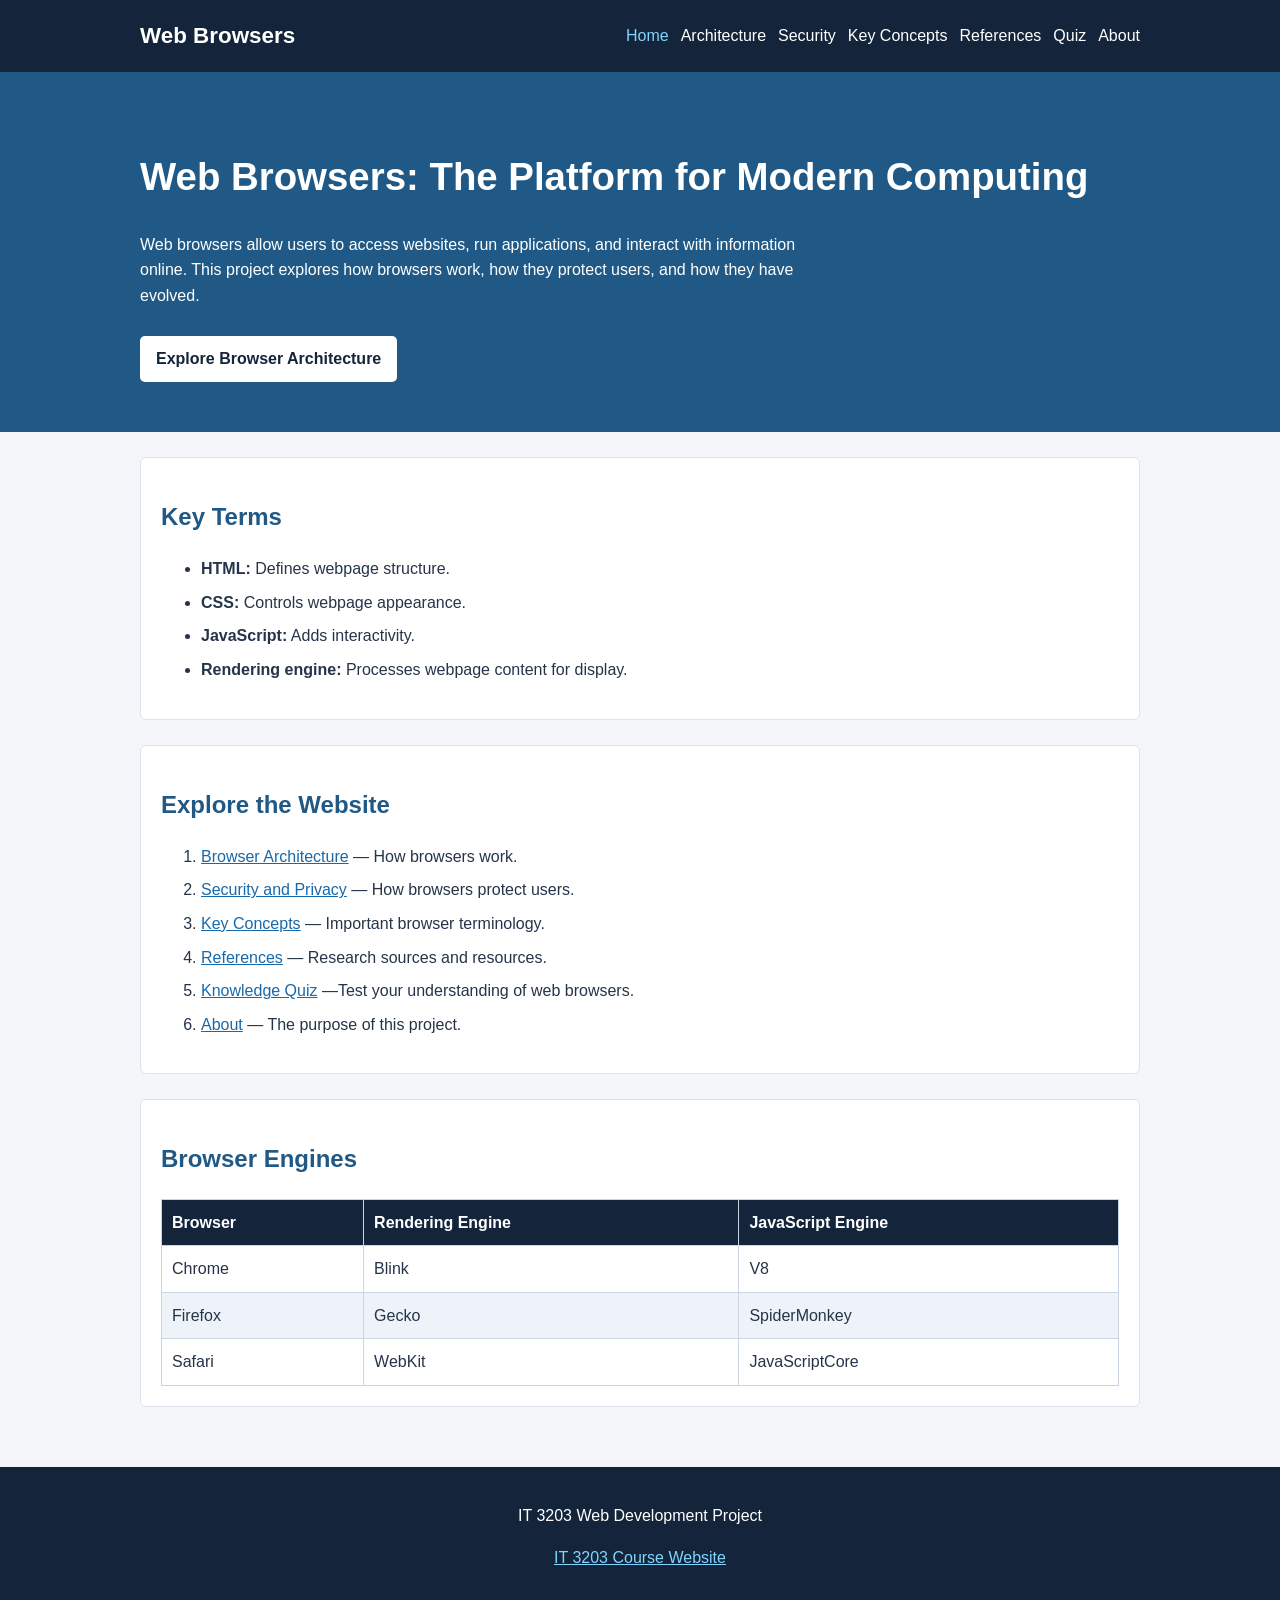
<file: index.html>
<!DOCTYPE html>
<html lang="en">
<head>
    <meta charset="UTF-8">
    <meta name="viewport" content="width=device-width, initial-scale=1.0">
    <title>Web Browsers | Home</title>
    <link rel="stylesheet" href="style.css">
</head>
<body>

    <header>
        <div class="container header-content">
            <a class="site-title" href="index.html">Web Browsers</a>

            <!-- Navigation links shared across all website pages. -->
            <nav>
                <a href="index.html" aria-current="page">Home</a>
                <a href="architecture.html">Architecture</a>
                <a href="security.html">Security</a>
                <a href="concepts.html">Key Concepts</a>
                <a href="references.html">References</a>
                <a href="quiz.html">Quiz</a>
                <a href="about.html">About</a>
            </nav>
        </div>
    </header>

    <!-- Homepage introduction, key terms, and website overview. -->
    <main>
        <section class="hero" id="introduction">
            <div class="container">
                <h1>Web Browsers: The Platform for Modern Computing</h1>

                <p>
                    Web browsers allow users to access websites, run
                    applications, and interact with information online.
                    This project explores how browsers work, how they
                    protect users, and how they have evolved.
                </p>

                <a class="button" href="architecture.html">
                    Explore Browser Architecture
                </a>
            </div>
        </section>

        <div class="container content">

            <section>
                <h2>Key Terms</h2>

                <ul>
                    <li><strong>HTML:</strong> Defines webpage structure.</li>
                    <li><strong>CSS:</strong> Controls webpage appearance.</li>
                    <li><strong>JavaScript:</strong> Adds interactivity.</li>
                    <li><strong>Rendering engine:</strong> Processes webpage content for display.</li>
                </ul>
            </section>

            <section>
                <h2>Explore the Website</h2>

                <ol>
                    <li><a href="architecture.html">Browser Architecture</a> — How browsers work.</li>
                    <li><a href="security.html">Security and Privacy</a> — How browsers protect users.</li>
                    <li><a href="concepts.html">Key Concepts</a> — Important browser terminology.</li>
                    <li><a href="references.html">References</a> — Research sources and resources.</li>
                    <li><a href="quiz.html">Knowledge Quiz</a> —Test your understanding of web browsers.</li>
                    <li><a href="about.html">About</a> — The purpose of this project.</li>
                </ol>
            </section>

            <section>
                <h2>Browser Engines</h2>

                <table>
                    <thead>
                        <tr>
                            <th>Browser</th>
                            <th>Rendering Engine</th>
                            <th>JavaScript Engine</th>
                        </tr>
                    </thead>
                    <tbody>
                        <tr>
                            <td>Chrome</td>
                            <td>Blink</td>
                            <td>V8</td>
                        </tr>
                        <tr>
                            <td>Firefox</td>
                            <td>Gecko</td>
                            <td>SpiderMonkey</td>
                        </tr>
                        <tr>
                            <td>Safari</td>
                            <td>WebKit</td>
                            <td>JavaScriptCore</td>
                        </tr>
                    </tbody>
                </table>
            </section>

        </div>
    </main>

    <footer>
        <p>IT 3203 Web Development Project</p>
        <p>
            <a href="https://ksuweb.github.io/IT3203/">IT 3203 Course Website</a>
        </p>
    </footer>

</body>
</html>
</file>
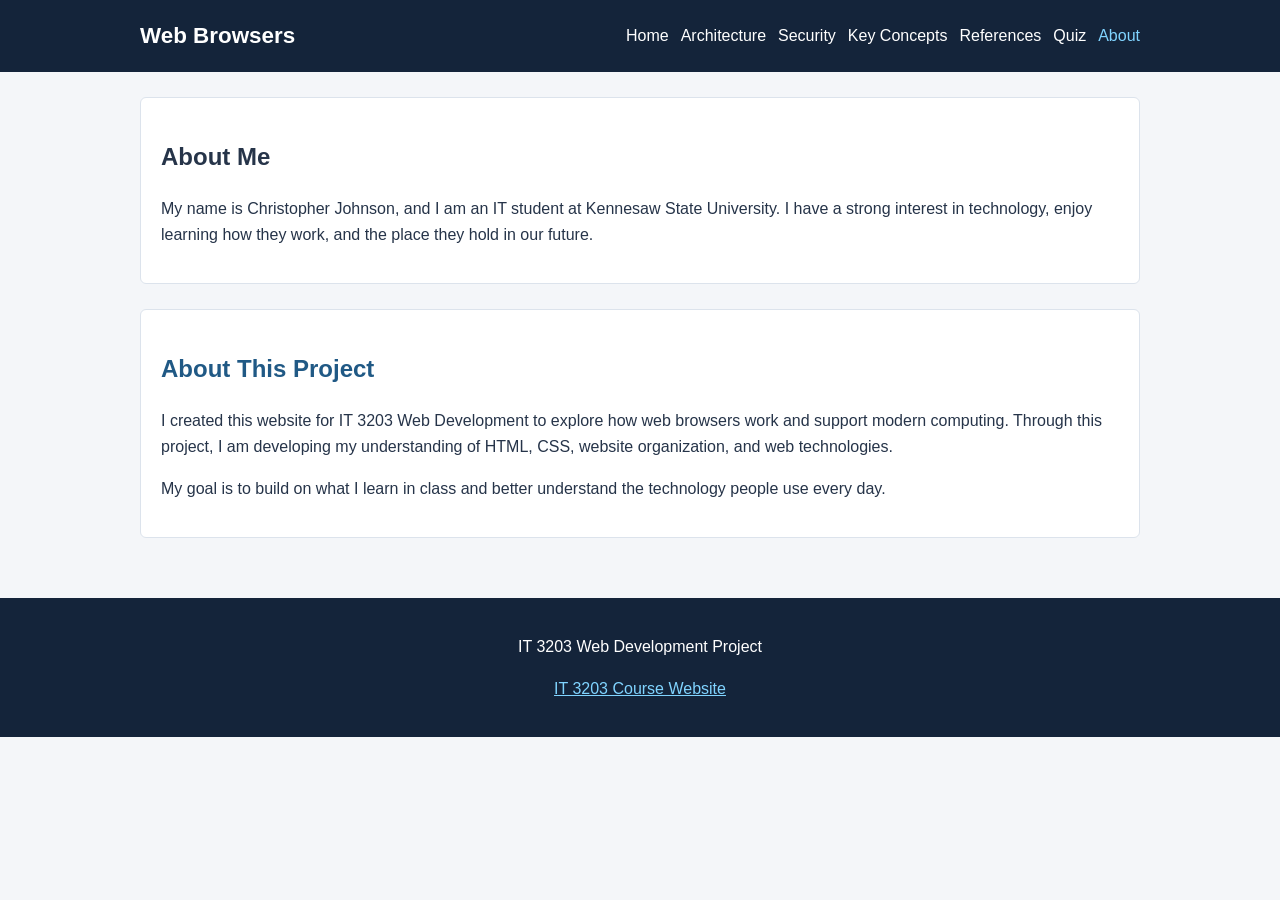
<file: about.html>
<!DOCTYPE html>
<html lang="en">
<head>
    <meta charset="UTF-8">
    <meta name="viewport" content="width=device-width, initial-scale=1.0">
    <title>About | Web Browsers</title>
    <link rel="stylesheet" href="style.css">
</head>
<body>

    <header>
        <div class="container header-content">
            <a class="site-title" href="index.html">Web Browsers</a>
            
            <!-- Navigation links shared across all website pages. -->
            <nav>
                <a href="index.html">Home</a>
                <a href="architecture.html">Architecture</a>
                <a href="security.html">Security</a>
                <a href="concepts.html">Key Concepts</a>
                <a href="references.html">References</a>
                <a href="quiz.html">Quiz</a>
                <a href="about.html" aria-current="page">About</a>
            </nav>
        </div>
    </header>
    
    <!-- Introduces the student and explains the project. -->
    <main class="container content">

        <!-- Introduces me and the purpose of the project. -->
        <section>
            <h1>About Me</h1>

            <p>
                My name is Christopher Johnson, and I am an IT
                student at Kennesaw State University.
                I have a strong interest in technology, enjoy learning
                how they work, and the place they hold in our future.
            </p>
        </section>
        <section>
            <h2>About This Project</h2>

            <p>
                I created this website for IT 3203 Web Development to
                explore how web browsers work and support modern
                computing. Through this project, I am developing my
                understanding of HTML, CSS, website organization,
                and web technologies.
            </p>

            <p>
                My goal is to build on what I learn in class and better
                understand the technology people use every day.
            </p>
        </section>

    </main>

    <footer>
        <p>IT 3203 Web Development Project</p>
        <p>
            <a href="https://ksuweb.github.io/IT3203/">
                IT 3203 Course Website
            </a>
        </p>
    </footer>

</body>
</html>
</file>
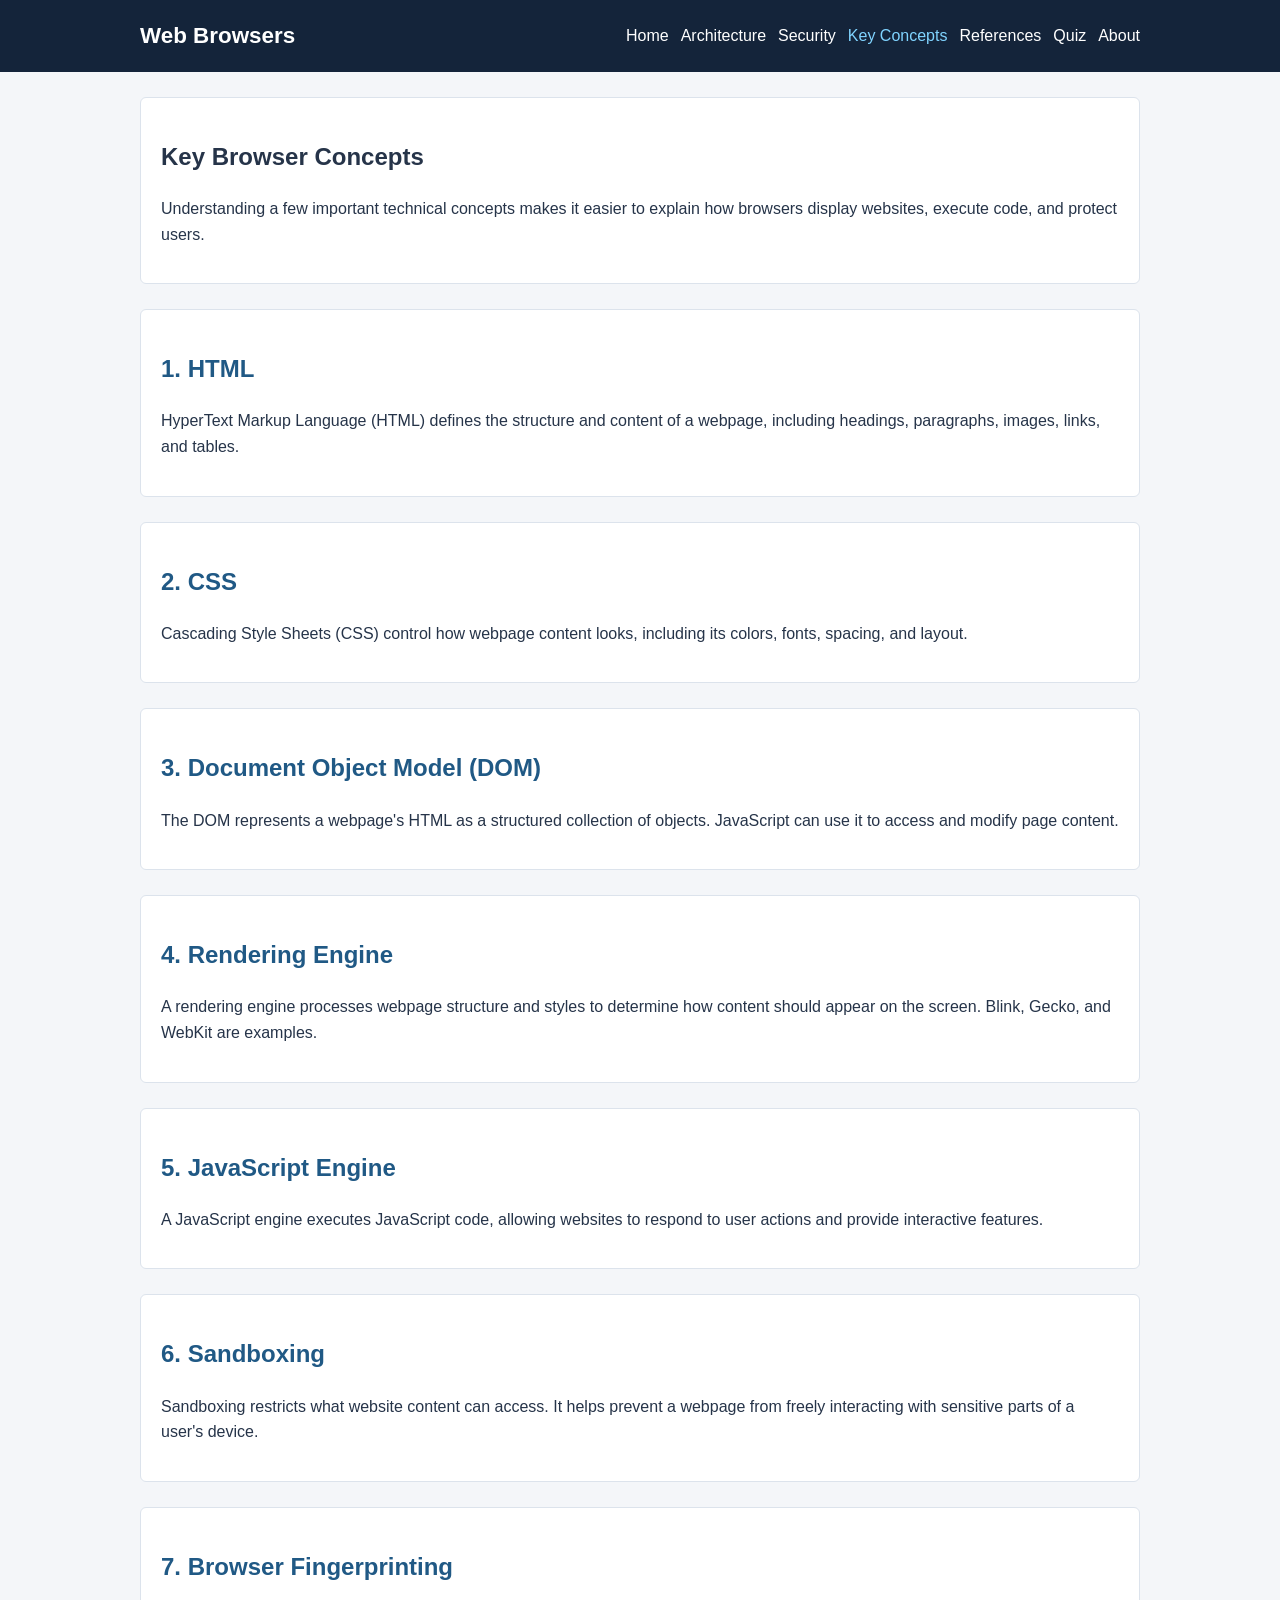
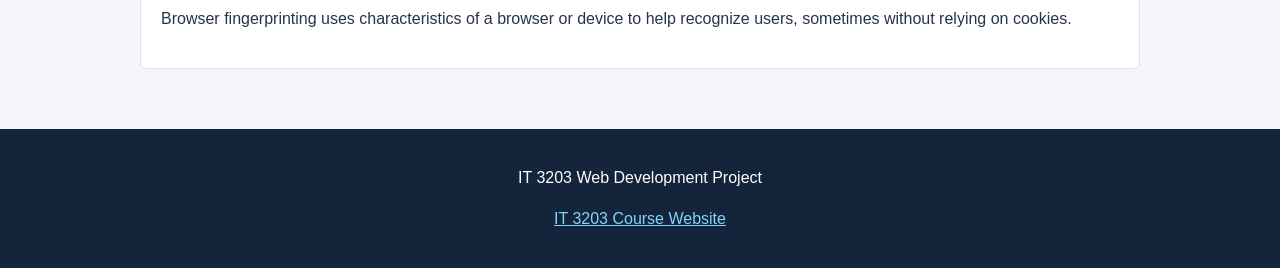
<file: concepts.html>
<!DOCTYPE html>
<html lang="en">
<head>
    <meta charset="UTF-8">
    <meta name="viewport" content="width=device-width, initial-scale=1.0">
    <title>Key Concepts | Web Browsers</title>
    <link rel="stylesheet" href="style.css">
</head>
<body>

    <header>
        <div class="container header-content">
            <a class="site-title" href="index.html">Web Browsers</a>

            <!-- Navigation links shared across all website pages. -->
            <nav>
                <a href="index.html">Home</a>
                <a href="architecture.html">Architecture</a>
                <a href="security.html">Security</a>
                <a href="concepts.html" aria-current="page">Key Concepts</a>
                <a href="references.html">References</a>
                <a href="quiz.html">Quiz</a>
                <a href="about.html">About</a>
            </nav>
        </div>
    </header>

    <!-- Defines important terms used throughout the website. -->
    <main class="container content">
        <section>
            <h1>Key Browser Concepts</h1>

            <p>
                Understanding a few important technical concepts makes
                it easier to explain how browsers display websites,
                execute code, and protect users.
            </p>
        </section>

        <section>
            <h2>1. HTML</h2>
            <p>
                HyperText Markup Language (HTML) defines the structure
                and content of a webpage, including headings, paragraphs,
                images, links, and tables.
            </p>
        </section>

        <section>
            <h2>2. CSS</h2>
            <p>
                Cascading Style Sheets (CSS) control how webpage content
                looks, including its colors, fonts, spacing, and layout.
            </p>
        </section>

        <section>
            <h2>3. Document Object Model (DOM)</h2>
            <p>
                The DOM represents a webpage's HTML as a structured
                collection of objects. JavaScript can use it to access
                and modify page content.
            </p>
        </section>

        <section>
            <h2>4. Rendering Engine</h2>
            <p>
                A rendering engine processes webpage structure and styles
                to determine how content should appear on the screen.
                Blink, Gecko, and WebKit are examples.
            </p>
        </section>

        <section>
            <h2>5. JavaScript Engine</h2>
            <p>
                A JavaScript engine executes JavaScript code, allowing
                websites to respond to user actions and provide
                interactive features.
            </p>
        </section>

        <section>
            <h2>6. Sandboxing</h2>
            <p>
                Sandboxing restricts what website content can access.
                It helps prevent a webpage from freely interacting
                with sensitive parts of a user's device.
            </p>
        </section>

        <section>
            <h2>7. Browser Fingerprinting</h2>
            <p>
                Browser fingerprinting uses characteristics of a browser
                or device to help recognize users, sometimes without
                relying on cookies.
            </p>
        </section>
    </main>

    <footer>
        <p>IT 3203 Web Development Project</p>
        <p>
            <a href="https://ksuweb.github.io/IT3203/">IT 3203 Course Website</a>
        </p>
    </footer>

</body>
</html>
</file>
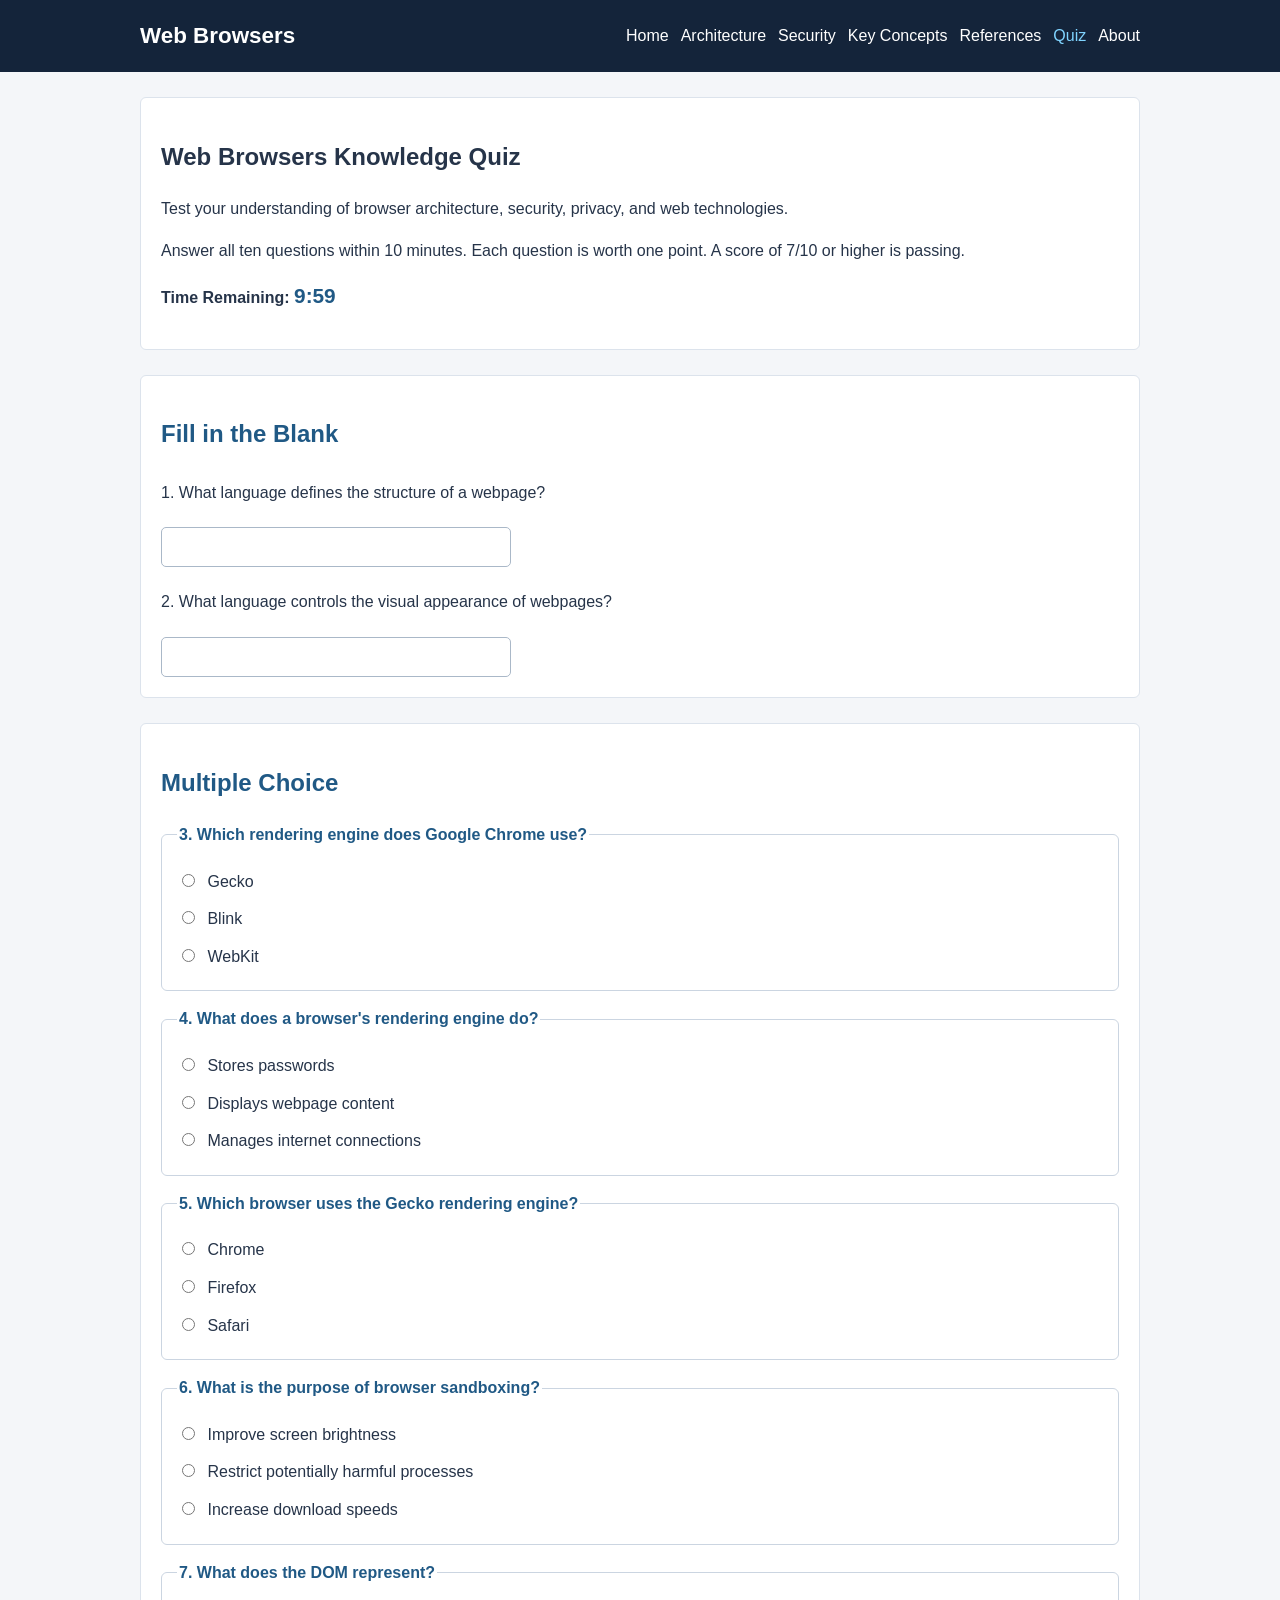
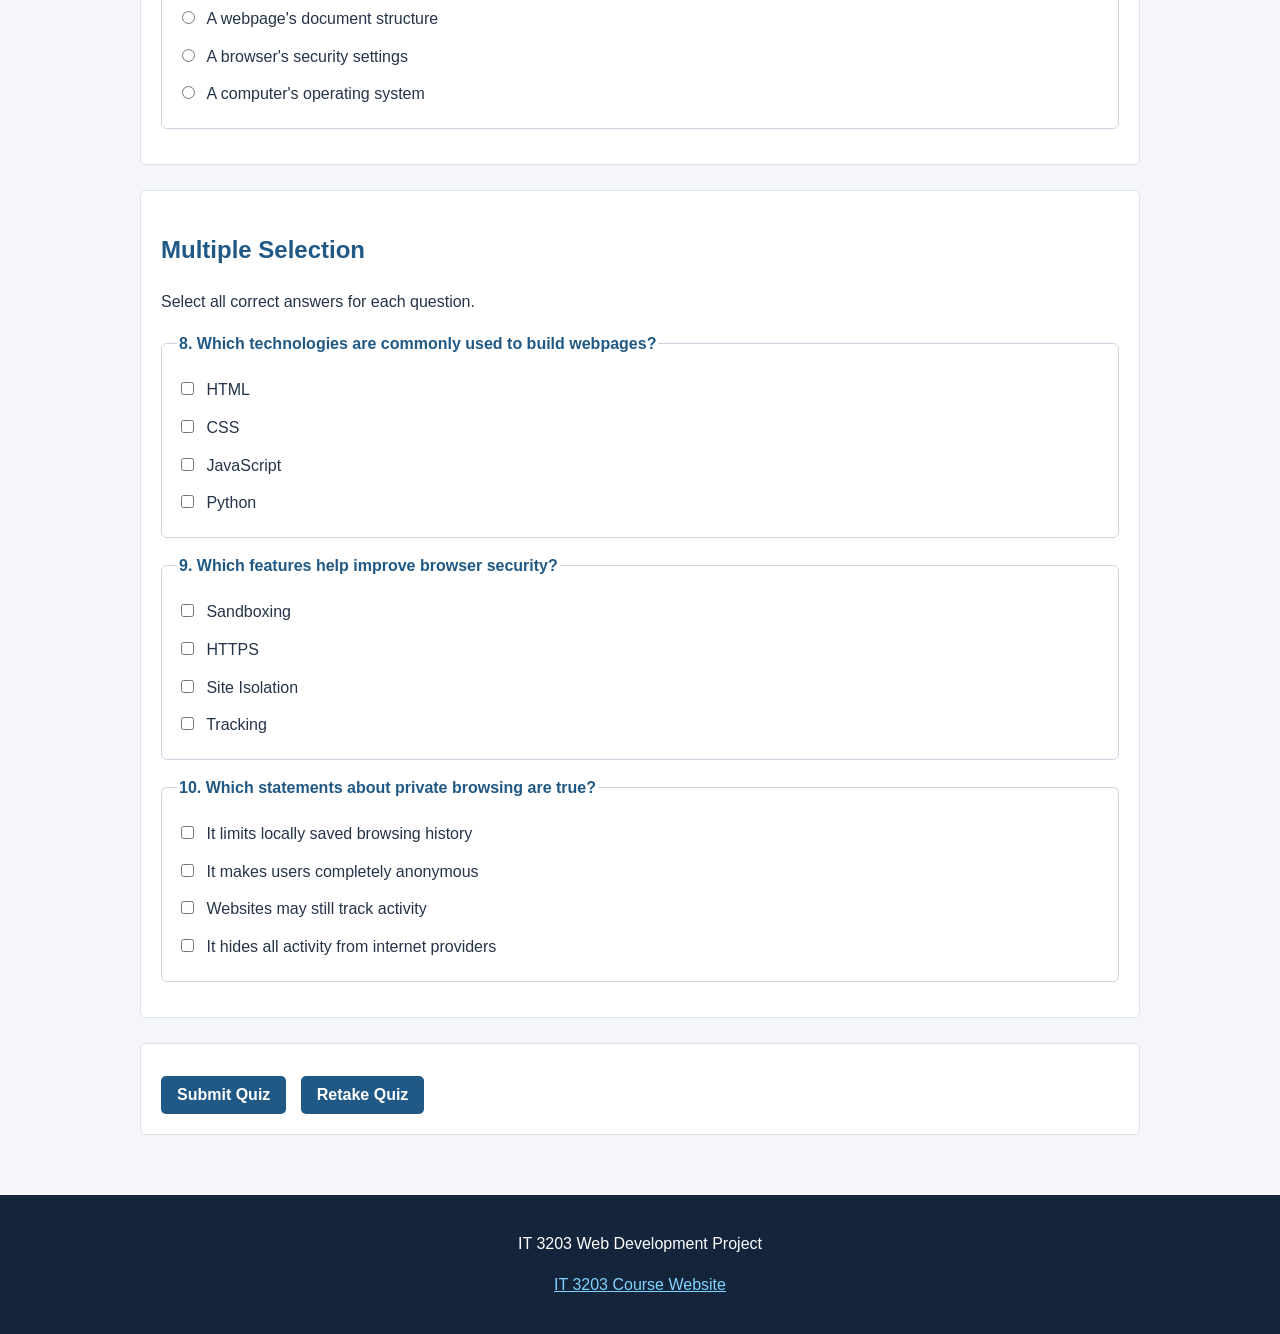
<file: quiz.html>
<!DOCTYPE html>
<html lang="en">
<head>
    <meta charset="UTF-8">
    <meta name="viewport" content="width=device-width, initial-scale=1.0">
    <title>Quiz | Web Browsers</title>
    <link rel="stylesheet" href="style.css">
    <script src="quiz.js" defer></script>
</head>
<body>

    <header>
        <div class="container header-content">
            <a class="site-title" href="index.html">Web Browsers</a>

            <!-- Main navigation menu -->
            <nav>
                <a href="index.html">Home</a>
                <a href="architecture.html">Architecture</a>
                <a href="security.html">Security</a>
                <a href="concepts.html">Key Concepts</a>
                <a href="references.html">References</a>
                <a href="quiz.html" aria-current="page">Quiz</a>
                <a href="about.html">About</a>
            </nav>
        </div>
    </header>

    <!-- Interactive quiz with questions, timer, and results. -->
    <main class="container content">

        <section>
            <h1>Web Browsers Knowledge Quiz</h1>

            <p>
                Test your understanding of browser architecture,
                security, privacy, and web technologies.
            </p>

            <p>
                Answer all ten questions within 10 minutes.
                Each question is worth one point.
                A score of 7/10 or higher is passing.
            </p>

            <p><strong>Time Remaining: <span id="timer">10:00</span></strong></p>
        </section>

        <!-- Quiz form containing ten questions -->
        <form id="quiz-form">

            <section>
                <h2>Fill in the Blank</h2>

                <p>
                    <label for="q1">1. What language defines the structure of a webpage?</label>
                </p>
                <input type="text" id="q1" name="q1">

                <p>
                    <label for="q2">2. What language controls the visual appearance of webpages?</label>
                </p>
                <input type="text" id="q2" name="q2">
            </section>

            <section>
                <h2>Multiple Choice</h2>

                <fieldset>
                    <legend>3. Which rendering engine does Google Chrome use?</legend>
                    <label><input type="radio" name="q3" value="Gecko"> Gecko</label><br>
                    <label><input type="radio" name="q3" value="Blink"> Blink</label><br>
                    <label><input type="radio" name="q3" value="WebKit"> WebKit</label>
                </fieldset>

                <fieldset>
                    <legend>4. What does a browser's rendering engine do?</legend>
                    <label><input type="radio" name="q4" value="a"> Stores passwords</label><br>
                    <label><input type="radio" name="q4" value="b"> Displays webpage content</label><br>
                    <label><input type="radio" name="q4" value="c"> Manages internet connections</label>
                </fieldset>

                <fieldset>
                    <legend>5. Which browser uses the Gecko rendering engine?</legend>
                    <label><input type="radio" name="q5" value="Chrome"> Chrome</label><br>
                    <label><input type="radio" name="q5" value="Firefox"> Firefox</label><br>
                    <label><input type="radio" name="q5" value="Safari"> Safari</label>
                </fieldset>

                <fieldset>
                    <legend>6. What is the purpose of browser sandboxing?</legend>
                    <label><input type="radio" name="q6" value="a"> Improve screen brightness</label><br>
                    <label><input type="radio" name="q6" value="b"> Restrict potentially harmful processes</label><br>
                    <label><input type="radio" name="q6" value="c"> Increase download speeds</label>
                </fieldset>

                <fieldset>
                    <legend>7. What does the DOM represent?</legend>
                    <label><input type="radio" name="q7" value="a"> A webpage's document structure</label><br>
                    <label><input type="radio" name="q7" value="b"> A browser's security settings</label><br>
                    <label><input type="radio" name="q7" value="c"> A computer's operating system</label>
                </fieldset>
            </section>

            <section>
                <h2>Multiple Selection</h2>
                <p>Select all correct answers for each question.</p>

                <fieldset>
                    <legend>8. Which technologies are commonly used to build webpages?</legend>
                    <label><input type="checkbox" name="q8" value="HTML"> HTML</label><br>
                    <label><input type="checkbox" name="q8" value="CSS"> CSS</label><br>
                    <label><input type="checkbox" name="q8" value="JavaScript"> JavaScript</label><br>
                    <label><input type="checkbox" name="q8" value="Python"> Python</label>
                </fieldset>

                <fieldset>
                    <legend>9. Which features help improve browser security?</legend>
                    <label><input type="checkbox" name="q9" value="Sandboxing"> Sandboxing</label><br>
                    <label><input type="checkbox" name="q9" value="HTTPS"> HTTPS</label><br>
                    <label><input type="checkbox" name="q9" value="Site Isolation"> Site Isolation</label><br>
                    <label><input type="checkbox" name="q9" value="Tracking"> Tracking</label>
                </fieldset>

                <fieldset>
                    <legend>10. Which statements about private browsing are true?</legend>
                    <label><input type="checkbox" name="q10" value="a"> It limits locally saved browsing history</label><br>
                    <label><input type="checkbox" name="q10" value="b"> It makes users completely anonymous</label><br>
                    <label><input type="checkbox" name="q10" value="c"> Websites may still track activity</label><br>
                    <label><input type="checkbox" name="q10" value="d"> It hides all activity from internet providers</label>
                </fieldset>
            </section>

            <!-- JavaScript will process these buttons and display results -->
            <section>
                <button type="submit" class="button">Submit Quiz</button>
                <button type="button" id="reset-quiz" class="button">Retake Quiz</button>
            </section>

        </form>

        <!-- Results appear here after submission -->
        <section id="quiz-results" hidden aria-live="polite"></section>

    </main>

    <footer>
        <p>IT 3203 Web Development Project</p>
        <p>
            <a href="https://ksuweb.github.io/IT3203/">
                IT 3203 Course Website
            </a>
        </p>
    </footer>

</body>
</html>
</file>
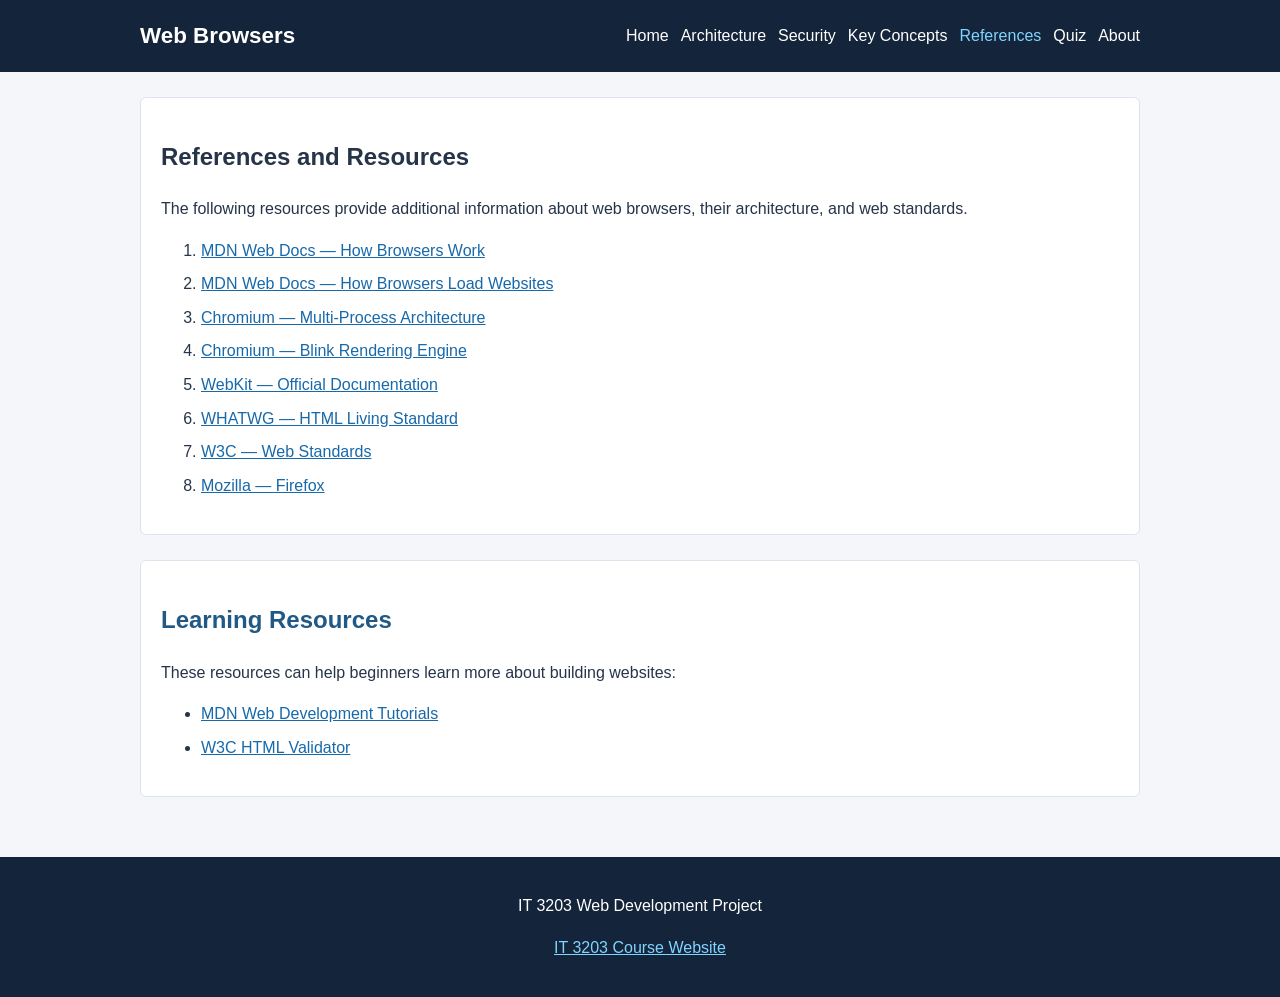
<file: references.html>
<!DOCTYPE html>

<html lang="en">
<head>
    <meta charset="UTF-8">
    <meta name="viewport" content="width=device-width, initial-scale=1.0">
    <title>References | Web Browsers</title>
    <link rel="stylesheet" href="style.css">
</head>
<body>

<header>
    <div class="container header-content">
        <a class="site-title" href="index.html">Web Browsers</a>
        
        <!-- Navigation links shared across all website pages. -->
        <nav>
            <a href="index.html">Home</a>
            <a href="architecture.html">Architecture</a>
            <a href="security.html">Security</a>
            <a href="concepts.html">Key Concepts</a>
            <a href="references.html" aria-current="page">References</a>
            <a href="quiz.html">Quiz</a>
            <a href="about.html">About</a>
        </nav>
    </div>
</header>

<!-- Lists research sources and additional learning resources. -->
<main class="container content">
    <!-- Research sources used for this project. -->
    <section>
        <h1>References and Resources</h1>
        <p>The following resources provide additional information about web browsers, their architecture, and web standards.</p>

        <ol>
            <li><a href="https://developer.mozilla.org/en-US/docs/Web/How_browsers_work" target="_blank" rel="noopener noreferrer">MDN Web Docs — How Browsers Work</a></li>
            <li><a href="https://developer.mozilla.org/en-US/docs/Web/Performance/How_browsers_work" target="_blank" rel="noopener noreferrer">MDN Web Docs — How Browsers Load Websites</a></li>
            <li><a href="https://www.chromium.org/developers/design-documents/multi-process-architecture/" target="_blank" rel="noopener noreferrer">Chromium — Multi-Process Architecture</a></li>
            <li><a href="https://www.chromium.org/blink/" target="_blank" rel="noopener noreferrer">Chromium — Blink Rendering Engine</a></li>
            <li><a href="https://webkit.org/" target="_blank" rel="noopener noreferrer">WebKit — Official Documentation</a></li>
            <li><a href="https://html.spec.whatwg.org/" target="_blank" rel="noopener noreferrer">WHATWG — HTML Living Standard</a></li>
            <li><a href="https://www.w3.org/standards/" target="_blank" rel="noopener noreferrer">W3C — Web Standards</a></li>
            <li><a href="https://www.mozilla.org/en-US/firefox/" target="_blank" rel="noopener noreferrer">Mozilla — Firefox</a></li>
        </ol>
    </section>

    <section>
        <h2>Learning Resources</h2>
        <p>These resources can help beginners learn more about building websites:</p>
        <ul>
            <li><a href="https://developer.mozilla.org/en-US/docs/Learn_web_development" target="_blank" rel="noopener noreferrer">MDN Web Development Tutorials</a></li>
            <li><a href="https://validator.w3.org/" target="_blank" rel="noopener noreferrer">W3C HTML Validator</a></li>
        </ul>
    </section>
</main>

<footer>
    <p>IT 3203 Web Development Project</p>
    <p><a href="https://ksuweb.github.io/IT3203/">IT 3203 Course Website</a></p>
</footer>

</body>
</html>
</file>
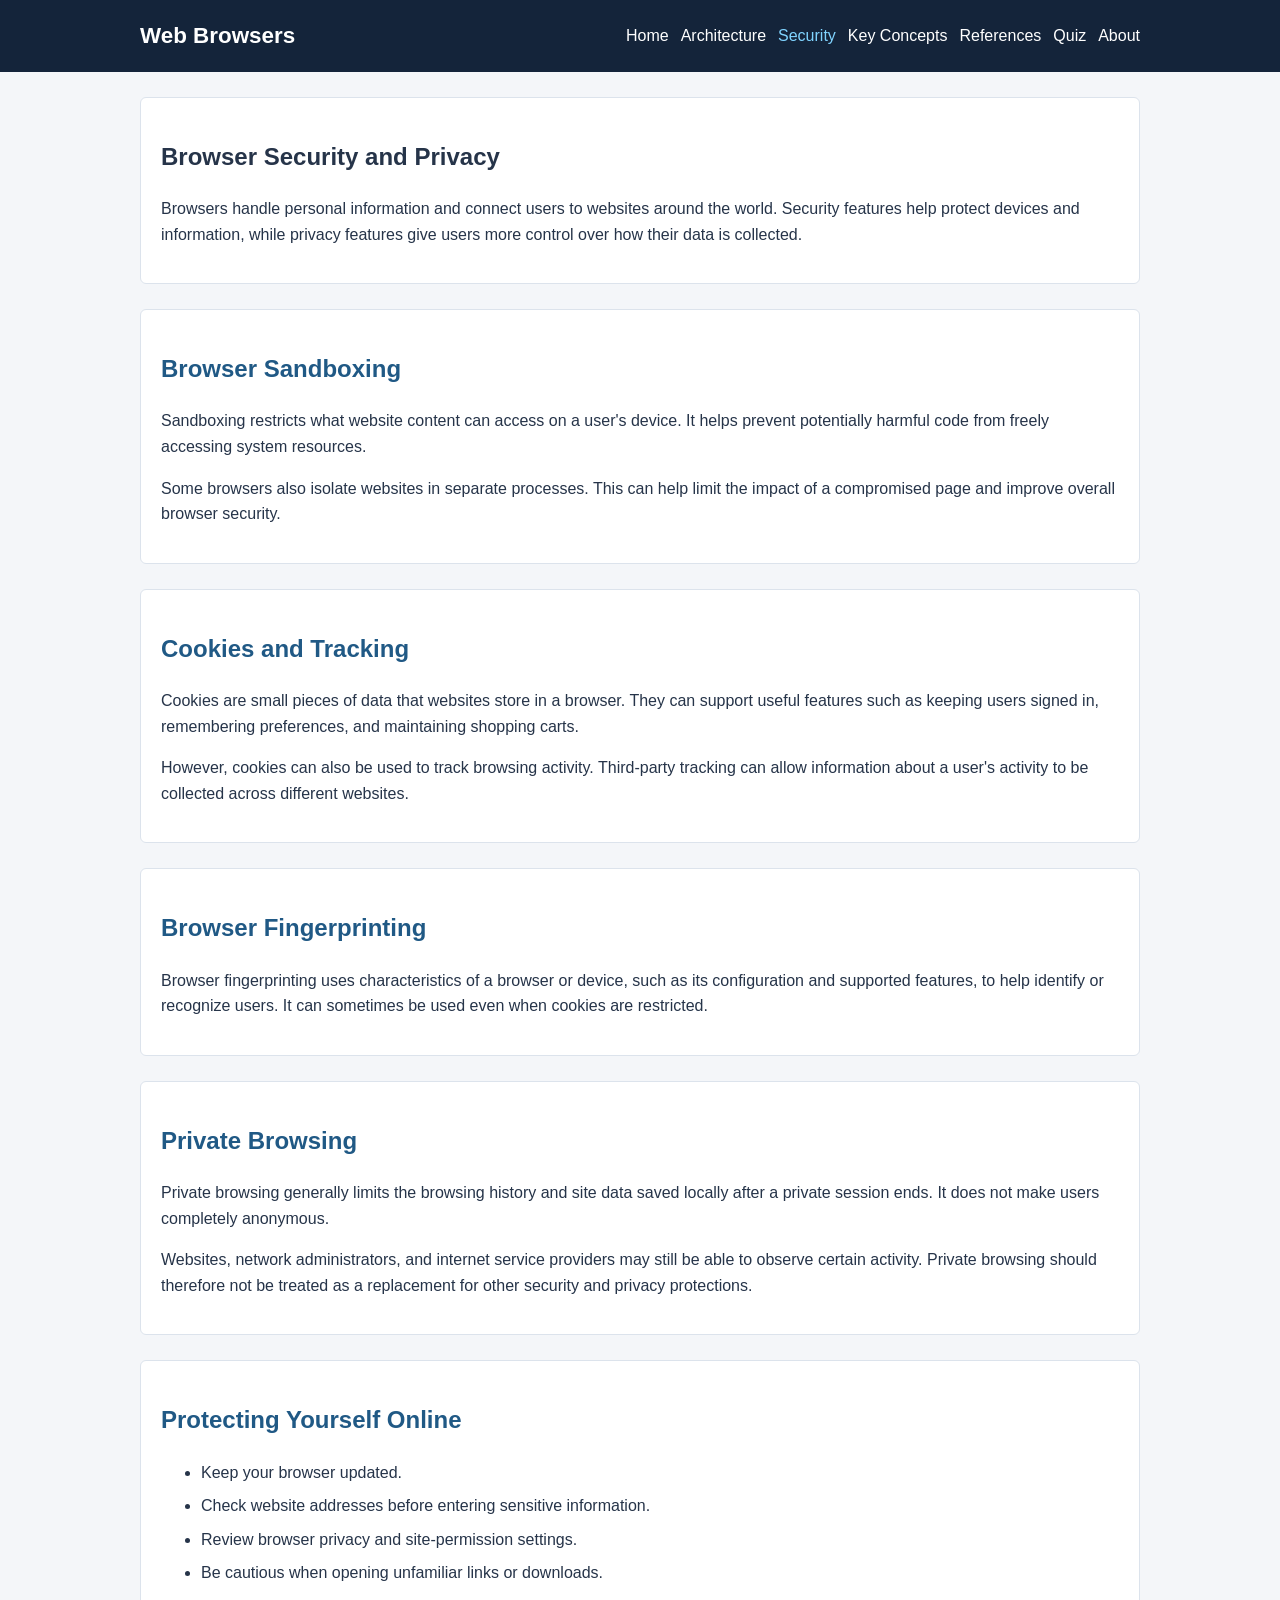
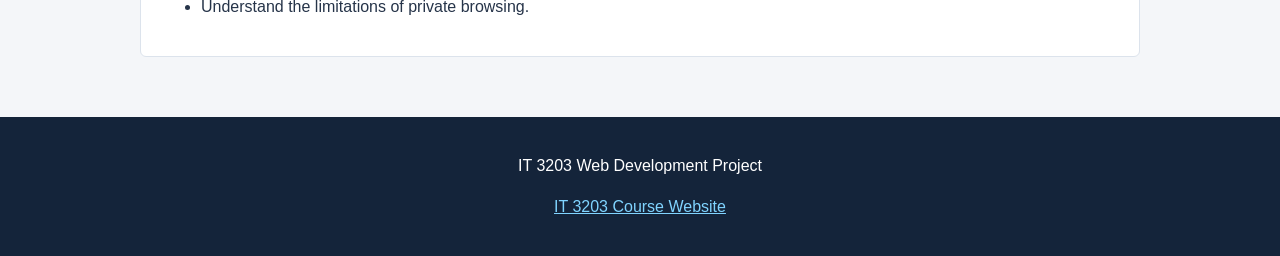
<file: security.html>
<!DOCTYPE html>
<html lang="en">
<head>
    <meta charset="UTF-8">
    <meta name="viewport" content="width=device-width, initial-scale=1.0">
    <title>Browser Security and Privacy</title>
    <link rel="stylesheet" href="style.css">
</head>
<body>

    <header>
        <div class="container header-content">
            <a class="site-title" href="index.html">Web Browsers</a>

            <!-- Navigation links shared across all website pages. -->
            <nav>
                <a href="index.html">Home</a>
                <a href="architecture.html">Architecture</a>
                <a href="security.html" aria-current="page">Security</a>
                <a href="concepts.html">Key Concepts</a>
                <a href="references.html">References</a>
                <a href="quiz.html">Quiz</a>
                <a href="about.html">About</a>
            </nav>
        </div>
    </header>

    <!-- Covers browser security features and privacy concerns. -->
    <main class="container content">
        <section>
            <h1>Browser Security and Privacy</h1>

            <p>
                Browsers handle personal information and connect users
                to websites around the world. Security features help
                protect devices and information, while privacy features
                give users more control over how their data is collected.
            </p>
        </section>

        <section>
            <h2>Browser Sandboxing</h2>

            <p>
                Sandboxing restricts what website content can access
                on a user's device. It helps prevent potentially harmful
                code from freely accessing system resources.
            </p>

            <p>
                Some browsers also isolate websites in separate processes.
                This can help limit the impact of a compromised page and
                improve overall browser security.
            </p>
        </section>

        <section>
            <h2>Cookies and Tracking</h2>

            <p>
                Cookies are small pieces of data that websites store
                in a browser. They can support useful features such as
                keeping users signed in, remembering preferences, and
                maintaining shopping carts.
            </p>

            <p>
                However, cookies can also be used to track browsing
                activity. Third-party tracking can allow information
                about a user's activity to be collected across different
                websites.
            </p>
        </section>

        <section>
            <h2>Browser Fingerprinting</h2>

            <p>
                Browser fingerprinting uses characteristics of a browser
                or device, such as its configuration and supported
                features, to help identify or recognize users.
                It can sometimes be used even when cookies are restricted.
            </p>
        </section>

        <section>
            <h2>Private Browsing</h2>

            <p>
                Private browsing generally limits the browsing history
                and site data saved locally after a private session ends.
                It does not make users completely anonymous.
            </p>

            <p>
                Websites, network administrators, and internet service
                providers may still be able to observe certain activity.
                Private browsing should therefore not be treated as a
                replacement for other security and privacy protections.
            </p>
        </section>

        <section>
            <h2>Protecting Yourself Online</h2>

            <ul>
                <li>Keep your browser updated.</li>
                <li>Check website addresses before entering sensitive information.</li>
                <li>Review browser privacy and site-permission settings.</li>
                <li>Be cautious when opening unfamiliar links or downloads.</li>
                <li>Understand the limitations of private browsing.</li>
            </ul>
        </section>
    </main>

    <footer>
        <p>IT 3203 Web Development Project</p>
        <p>
            <a href="https://ksuweb.github.io/IT3203/">IT 3203 Course Website</a>
        </p>
    </footer>

</body>
</html>
</file>
<file: style.css>
/* General styles */
* {
    box-sizing: border-box;
}

body {
    margin: 0;
    font-family: Arial, sans-serif;
    line-height: 1.6;
    color: #263449;
    background: #f4f6f9;
}

.container {
    width: 90%;
    max-width: 1000px;
    margin: auto;
}

/* Header and navigation */
header {
    background: #14243a;
    color: white;
    padding: 18px 0;
}

.header-content {
    display: flex;
    justify-content: space-between;
    align-items: center;
    gap: 15px;
    flex-wrap: wrap;
}

.site-title {
    color: white;
    font-size: 1.4rem;
    font-weight: bold;
    text-decoration: none;
}

nav {
    display: flex;
    flex-wrap: wrap;
    gap: 12px;
}

nav a {
    color: white;
    text-decoration: none;
}

nav a:hover,
nav a:focus-visible {
    color: #80d4ff;
    text-decoration: underline;
}

nav a[aria-current="page"] {
    color: #80d4ff;
}

/* Homepage introduction */
.hero {
    background: #205985;
    color: white;
    padding: 50px 0;
}

.hero h1 {
    font-size: 2.4rem;
    line-height: 1.2;
}

.hero p {
    max-width: 700px;
}

.button {
    display: inline-block;
    margin-top: 12px;
    padding: 10px 16px;
    background: white;
    color: #14243a;
    border-radius: 5px;
    text-decoration: none;
    font-weight: bold;
}

.button:hover {
    background: #dceeff;
}

/* Main content */
.content {
    padding-top: 25px;
    padding-bottom: 35px;
}

section:not(.hero) {
    margin-bottom: 25px;
    padding: 20px;
    background: white;
    border: 1px solid #dce3ec;
    border-radius: 6px;
}

h2 {
    color: #205985;
}

li {
    margin-bottom: 8px;
}

a {
    color: #1769aa;
}

nav a,
.site-title {
    color: white;
}

/* Table */
table {
    width: 100%;
    border-collapse: collapse;
}

th,
td {
    padding: 10px;
    border: 1px solid #cbd5e1;
    text-align: left;
}

th {
    background: #14243a;
    color: white;
}

tbody tr:nth-child(even) {
    background: #edf3f8;
}

/* Footer */
footer {
    padding: 20px;
    background: #14243a;
    color: white;
    text-align: center;
}

footer a {
    color: #80d4ff;
}

/* Keep browser diagrams responsive on smaller screens. */
.browser-image {
    max-width: 100%;
    height: auto;
}

/* Quiz form layout and question groups */
#quiz-form fieldset {
    margin: 15px 0;
    padding: 15px;
    border: 1px solid #cbd5e1;
    border-radius: 6px;
}

#quiz-form legend {
    font-weight: bold;
    color: #205985;
}

#quiz-form label {
    display: inline-block;
    margin: 6px 0;
    cursor: pointer;
}

/* Style text answers and selection controls */
#quiz-form input[type="text"] {
    width: 100%;
    max-width: 350px;
    padding: 10px;
    border: 1px solid #aab8c8;
    border-radius: 5px;
    font-size: 1rem;
}

#quiz-form input[type="radio"],
#quiz-form input[type="checkbox"] {
    margin-right: 8px;
    accent-color: #205985;
}

/* Quiz buttons */
#quiz-form .button {
    border: none;
    background: #205985;
    color: white;
    font-size: 1rem;
    cursor: pointer;
    margin-right: 10px;
}

#quiz-form .button:hover {
    background: #14243a;
}

/* Results panel: ID selector */
#quiz-results {
    margin-top: 25px;
    padding: 20px;
    border: 2px solid #205985;
    border-radius: 6px;
    background: white;
}

/* Correct and incorrect answer feedback */
.correct {
    color: #176534;
}

.incorrect {
    color: #b42318;
}

#quiz-results p {
    padding: 10px;
    border-bottom: 1px solid #dce3ec;
}

/* Make the remaining time easy to see */
#timer {
    color: #205985;
    font-size: 1.3rem;
}

/* Layout for smaller screens */
@media (max-width: 650px) {
    .header-content {
        flex-direction: column;
        align-items: flex-start;
    }

    .hero h1 {
        font-size: 1.9rem;
    }

    nav {
        gap: 10px;
    }

    section:not(.hero) {
        padding: 15px;
    }

    table {
        font-size: 0.9rem;
    }
}
</file>
